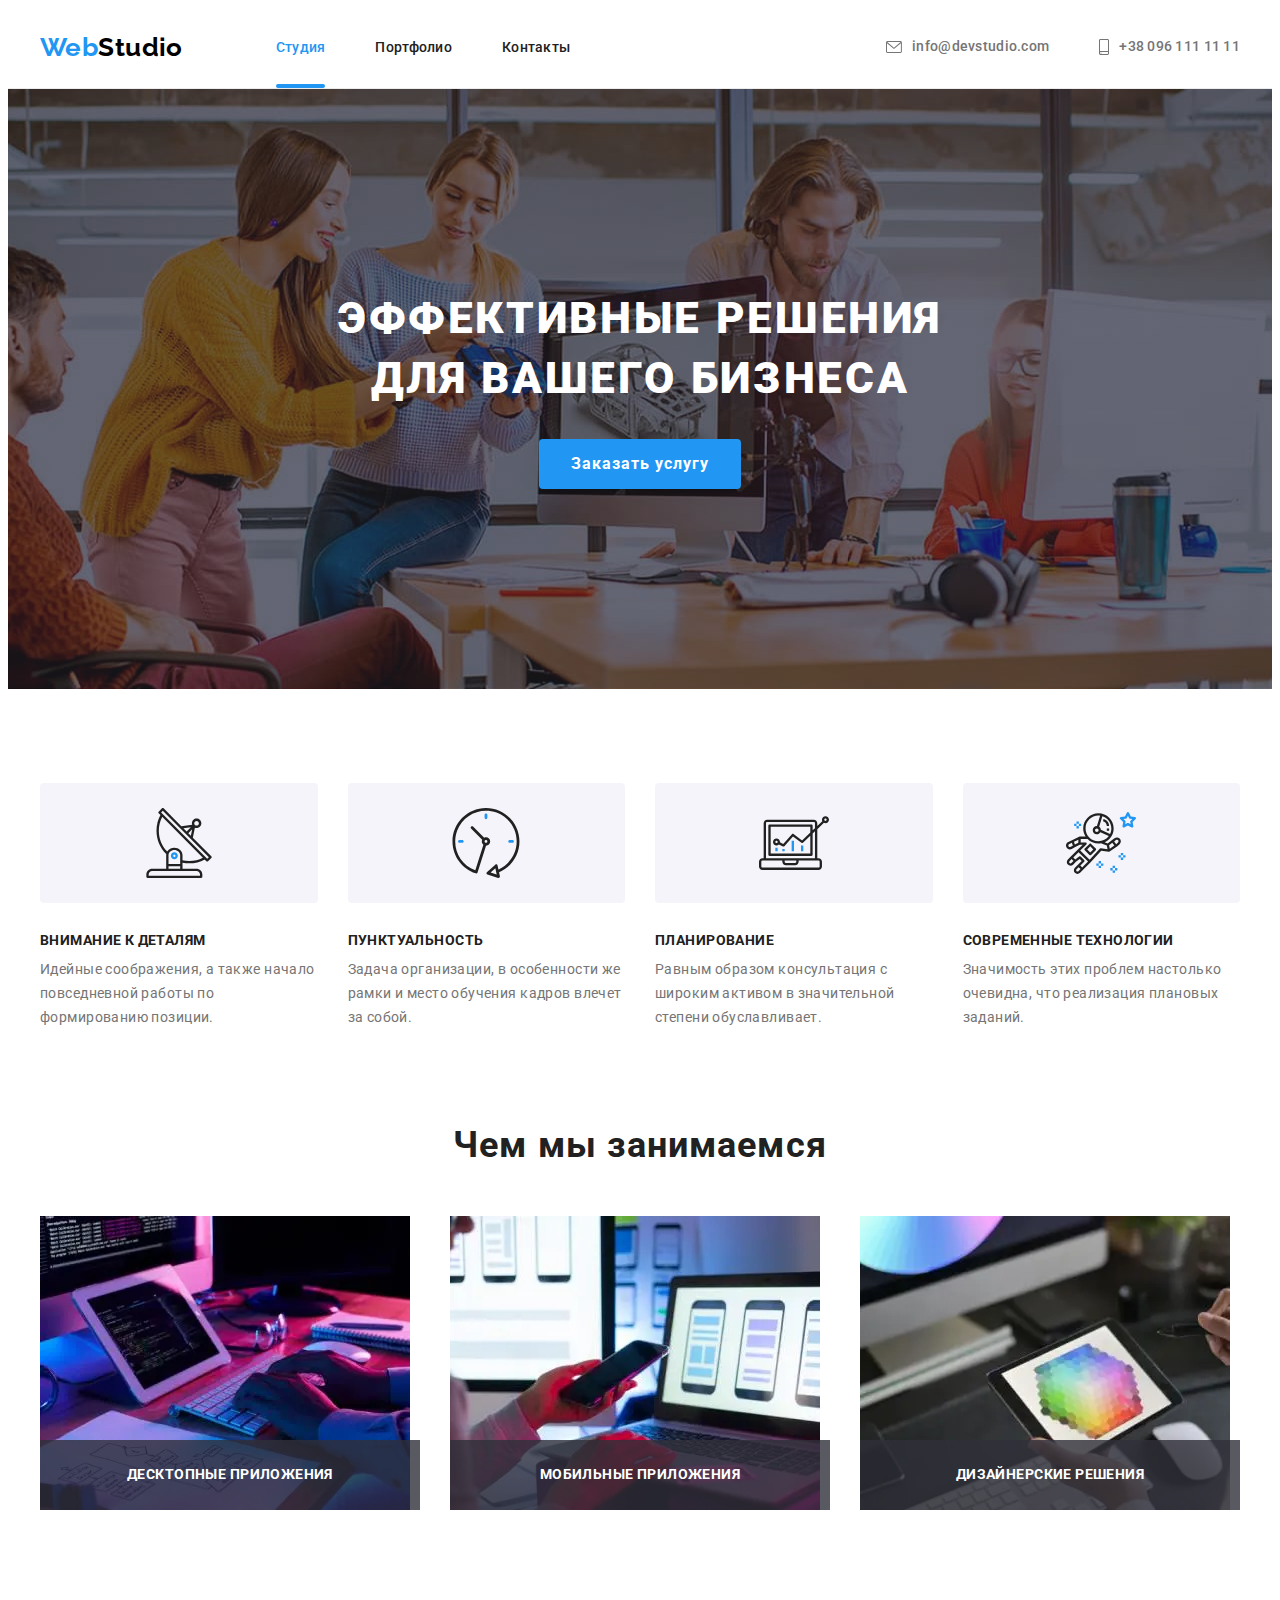
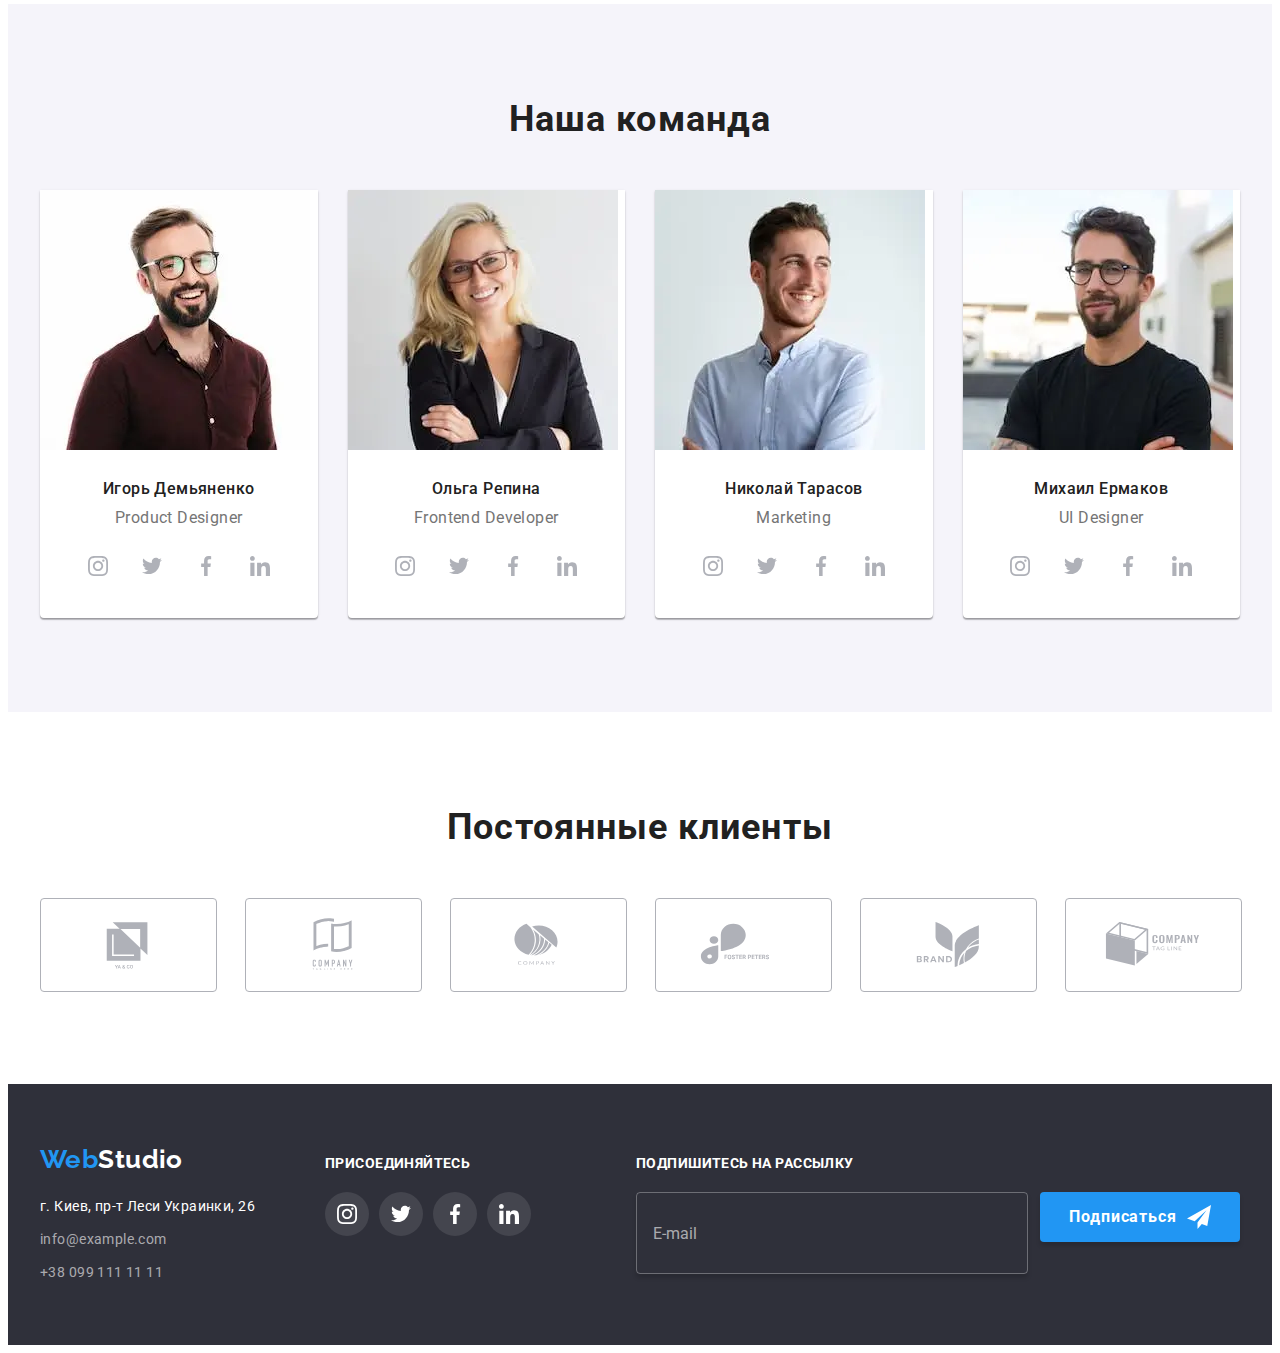
<file: index.html>
<!DOCTYPE html>
<html lang="ru">
  <head>
    <meta charset="UTF-8" />
    <meta http-equiv="X-UA-Compatible" content="IE=edge" />
    <meta name="viewport" content="width=device-width, initial-scale=1.0" />
    <title>Студия_ВМ</title>

    <link rel="preconnect" href="https://fonts.googleapis.com" />
    <link rel="preconnect" href="https://fonts.gstatic.com" crossorigin />
    <link
      href="https://fonts.googleapis.com/css2?family=Raleway:wght@700&family=Roboto:wght@400;500;700;900&display=swap"
      rel="stylesheet"
    />

    <link
      rel="stylesheet"
      href="https://cdnjs.cloudflare.com/ajax/libs/modern-normalize/1.1.0/modern-normalize.min.css"
      integrity="sha512-wpPYUAdjBVSE4KJnH1VR1HeZfpl1ub8YT/NKx4PuQ5NmX2tKuGu6U/JRp5y+Y8XG2tV+wKQpNHVUX03MfMFn9Q=="
      crossorigin="anonymous"
      referrerpolicy="no-referrer"
    />

    <link rel="stylesheet" href="./css/main.min.css" />
  </head>
  <body>
    <!-- header -->
    <header class="header">
      <div class="container header__container">
        <a href="./index.html" class="logo"
          >Web<span class="logo__accent-header">Studio</span></a
        >

        <!-- mobile menu start -->
        <button
          class="mobile-btn__open"
          data-menu-open
          type="button"
          title="Открыть меню"
        >
          <svg class="mobile-btn__icon">
            <use href="./img/icons.svg#burger-btn"></use>
          </svg>
        </button>

        <div class="mobile-menu" data-menu>
          <button
            class="mobile-menu__btn-close"
            data-menu-close
            title="Закрыть меню"
          >
            <svg class="mobile-menu__icon">
              <use href="./img/icons.svg#mobile-menu__close"></use>
            </svg>
          </button>

          <ul class="mobile-nav">
            <li class="mobile-nav__item">
              <a
                href="./index.html"
                class="mobile-menu__link mobile-menu__link--current"
              >
                Студия</a
              >
            </li>
            <li class="mobile-nav__item">
              <a href="./portfolio.html" class="mobile-menu__link">Портфолио</a>
            </li>
            <li class="mobile-nav__item">
              <a href="#" class="mobile-menu__link"> Контакты</a>
            </li>
          </ul>
          <div>
            <ul class="mobile-contacts">
              <li class="mobile-contacts__item">
                <a
                  href="mailto:info@devstudio.com"
                  class="mobile-contacts__link-tel"
                  >+38 096 111 11 11
                </a>
              </li>
              <li class="mobile-contacts__item">
                <a href="tel:+380961111111" class="mobile-contacts__link-mail"
                  >info@devstudio.com
                </a>
              </li>
            </ul>

            <ul class="mobile-social">
              <li class="mobile-social__item">
                <a href="#" class="mobile-social__link" target="_blank"
                  >Instagram</a
                >
              </li>
              <li class="mobile-social__item">
                <a href="#" class="mobile-social__link" target="_blank"
                  >Twitter</a
                >
              </li>
              <li class="mobile-social__item">
                <a href="#" class="mobile-social__link" target="_blank"
                  >Facebook</a
                >
              </li>
              <li class="mobile-social__item">
                <a href="#" class="mobile-social__link" target="_blank"
                  >LinkedIn</a
                >
              </li>
            </ul>
          </div>
        </div>
        <!-- mobile menu finish -->

        <nav class="header-nav">
          <ul class="nav">
            <li class="nav__item">
              <a href="./index.html" class="nav__link nav__link--current"
                >Студия</a
              >
            </li>
            <li class="nav__item">
              <a href="./portfolio.html" class="nav__link">Портфолио</a>
            </li>
            <li class="nav__item">
              <a href="" class="nav__link">Контакты</a>
            </li>
          </ul>
        </nav>
        <ul class="header-contacts">
          <li class="header-contacts__item">
            <a href="mailto:info@devstudio.com" class="header-contacts__link">
              <svg class="header-contacts__icon header-contacts__icon-envelope">
                <use href="./img/icons.svg#envelope"></use>
              </svg>
              info@devstudio.com</a
            >
          </li>
          <li class="header-contacts__item">
            <a href="tel:+380961111111" class="header-contacts__link">
              <svg
                class="header-contacts__icon header-contacts__icon-smartphone"
              >
                <use href="./img/icons.svg#smartphone"></use>
              </svg>
              +38 096 111 11 11</a
            >
          </li>
        </ul>
      </div>
    </header>
    <main>
      <!-- hero -->
      <section class="hero">
        <div class="container">
          <h1 class="hero__title">Эффективные решения для вашего бизнеса</h1>
          <button class="button hero__button" type="button" data-modal-open>
            Заказать услугу
          </button>
        </div>
      </section>
      <!-- benefits -->
      <section class="section">
        <div class="container">
          <h2 class="visually-hidden">Наши преимущества</h2>
          <ul class="benefits">
            <li class="benefits__item">
              <div class="benefits__container">
                <svg class="benefits__icon">
                  <use href="./img/icons.svg#antenna"></use>
                </svg>
              </div>
              <h3 class="benefits__title">Внимание к деталям</h3>
              <p class="benefits__text">
                Идейные соображения, а также начало повседневной работы по
                формированию позиции.
              </p>
            </li>
            <li class="benefits__item">
              <div class="benefits__container">
                <svg class="benefits__icon">
                  <use href="./img/icons.svg#clock"></use>
                </svg>
              </div>
              <h3 class="benefits__title">Пунктуальность</h3>
              <p class="benefits__text">
                Задача организации, в особенности же рамки и место обучения
                кадров влечет за собой.
              </p>
            </li>
            <li class="benefits__item">
              <div class="benefits__container">
                <svg class="benefits__icon">
                  <use href="./img/icons.svg#diagram"></use>
                </svg>
              </div>
              <h3 class="benefits__title">Планирование</h3>
              <p class="benefits__text">
                Равным образом консультация с широким активом в значительной
                степени обуславливает.
              </p>
            </li>
            <li class="benefits__item">
              <div class="benefits__container">
                <svg class="benefits__icon">
                  <use href="./img/icons.svg#astronaut"></use>
                </svg>
              </div>
              <h3 class="benefits__title">Современные технологии</h3>
              <p class="benefits__text">
                Значимость этих проблем настолько очевидна, что реализация
                плановых заданий.
              </p>
            </li>
          </ul>
        </div>
      </section>
      <!-- doing -->
      <section class="section section--doing-padding section--doing-none">
        <div class="container">
          <h2 class="section__title">Чем мы занимаемся</h2>
          <ul class="doing">
            <li class="doing__item">
              <picture>
                <source
                  media="(min-width: 1200px)"
                  srcset="
                    ./img/doing/keyboard.webp    1x,
                    ./img/doing/keyboard@2x.webp 2x
                  "
                  type="image/webp"
                />

                <source
                  media="(min-width: 1200px)"
                  srcset="
                    ./img/doing/keyboard.jpg    1x,
                    ./img/doing/keyboard@2x.jpg 2x
                  "
                />
                <img src="" alt="верстаем сайт" />
              </picture>
              <div class="doing__label">
                <p class="doing__text">Десктопные приложения</p>
              </div>
            </li>
            <li class="doing__item">
              <picture>
                <source
                  media="(min-width: 1200px)"
                  srcset="
                    ./img/doing/smartphone.webp    1x,
                    ./img/doing/smartphone@2x.webp 2x
                  "
                  type="image/webp"
                />

                <source
                  media="(min-width: 1200px)"
                  srcset="
                    ./img/doing/smartphone.jpg    1x,
                    ./img/doing/smartphone@2x.jpg 2x
                  "
                />
                <img src="" alt="верстаем сайт" />
              </picture>
              <div class="doing__label">
                <p class="doing__text">Мобильные приложения</p>
              </div>
            </li>
            <li class="doing__item">
              <picture>
                <source
                  media="(min-width: 1200px)"
                  srcset="
                    ./img/doing/tablet.webp    1x,
                    ./img/doing/tablet@2x.webp 2x
                  "
                  type="image/webp"
                />

                <source
                  media="(min-width: 1200px)"
                  srcset="
                    ./img/doing/tablet.jpg    1x,
                    ./img/doing/tablet@2x.jpg 2x
                  "
                />
                <img src="" alt="верстаем сайт" />
              </picture>
              <div class="doing__label">
                <p class="doing__text">Дизайнерские решения</p>
              </div>
            </li>
          </ul>
        </div>
      </section>
      <!-- team -->
      <section class="section section--team-background">
        <div class="container">
          <h2 class="section__title">Наша команда</h2>
          <ul class="team">
            <li class="team__item">
              <picture>
                <source
                  media="(min-width: 1200px)"
                  srcset="
                    ./img/team/igor-demjanenko.webp    1x,
                    ./img/team/igor-demjanenko@2x.webp 2x
                  "
                  type="image/webp"
                />
                <source
                  media="(min-width: 1200px)"
                  srcset="
                    ./img/team/igor-demjanenko.jpg    1x,
                    ./img/team/igor-demjanenko@2x.jpg 2x
                  "
                  type="image/jpeg"
                />

                <source
                  media="(min-width: 768px)"
                  srcset="
                    ./img/team/igor-demjanenko-tablet.webp    1x,
                    ./img/team/igor-demjanenko-tablet@2x.webp 2x
                  "
                  type="image/webp"
                />
                <source
                  media="(min-width: 768px)"
                  srcset="
                    ./img/team/igor-demjanenko-tablet.jpg    1x,
                    ./img/team/igor-demjanenko-tablet@2x.jpg 2x
                  "
                  type="image/jpeg"
                />

                <source
                  media="(min-width: 480px)"
                  srcset="
                    ./img/team/igor-demjanenko-mobile.webp    1x,
                    ./img/team/igor-demjanenko-mobile@2x.webp 2x
                  "
                  type="image/webp"
                />
                <source
                  media="(min-width: 480px)"
                  srcset="
                    ./img/team/igor-demjanenko-mobile.jpg    1x,
                    ./img/team/igor-demjanenko-mobile@2x.jpg 2x
                  "
                  type="image/jpeg"
                />

                <source
                  srcset="
                    ./img/team/igor-demjanenko-mobile.jpg    1x,
                    ./img/team/igor-demjanenko-mobile@2x.jpg 2x
                  "
                />

                <img
                  src="./img/team/igor-demjanenko-mobile.jpg"
                  alt="фото Игоря Демьяненко"
                />
              </picture>

              <div class="team__conteiner">
                <h3 class="team__title">Игорь Демьяненко</h3>
                <p class="team__text">Product Designer</p>
                <ul class="social">
                  <li class="social__item">
                    <a
                      href=""
                      target="_blank"
                      rel="noreferrer noopener"
                      class="social__link"
                    >
                      <svg
                        class="social__social-icon"
                        width="20px"
                        height="20px"
                      >
                        <use href="./img/icons.svg#instagram"></use>
                      </svg>
                    </a>
                  </li>
                  <li class="social__item">
                    <a
                      href=""
                      target="_blank"
                      rel="noreferrer noopener"
                      class="social__link"
                    >
                      <svg
                        class="social__social-icon"
                        width="20px"
                        height="20px"
                      >
                        <use href="./img/icons.svg#twitter"></use>
                      </svg>
                    </a>
                  </li>
                  <li class="social__item">
                    <a
                      href=""
                      target="_blank"
                      rel="noreferrer noopener"
                      class="social__link"
                    >
                      <svg
                        class="social__social-icon"
                        width="20px"
                        height="20px"
                      >
                        <use href="./img/icons.svg#facebook"></use>
                      </svg>
                    </a>
                  </li>
                  <li class="social__item">
                    <a
                      href=""
                      target="_blank"
                      rel="noreferrer noopener"
                      class="social__link"
                    >
                      <svg
                        class="social__social-icon"
                        width="20px"
                        height="20px"
                      >
                        <use href="./img/icons.svg#linkedin"></use>
                      </svg>
                    </a>
                  </li>
                </ul>
              </div>
            </li>
            <li class="team__item">
              <picture>
                <source
                  media="(min-width: 1200px)"
                  srcset="
                    ./img/team/olga-repina.webp    1x,
                    ./img/team/olga-repina@2x.webp 2x
                  "
                  type="image/webp"
                />
                <source
                  media="(min-width: 1200px)"
                  srcset="
                    ./img/team/olga-repina.jpg    1x,
                    ./img/team/olga-repina@2x.jpg 2x
                  "
                  type="image/jpeg"
                />

                <source
                  media="(min-width: 768px)"
                  srcset="
                    ./img/team/olga-repina-tablet.webp    1x,
                    ./img/team/olga-repina-tablet@2x.webp 2x
                  "
                  type="image/webp"
                />
                <source
                  media="(min-width: 768px)"
                  srcset="
                    ./img/team/olga-repina-tablet.jpg    1x,
                    ./img/team/olga-repina-tablet@2x.jpg 2x
                  "
                  type="image/jpeg"
                />

                <source
                  media="(min-width: 480px)"
                  srcset="
                    ./img/team/olga-repina-mobile.webp    1x,
                    ./img/team/olga-repina-mobile@2x.webp 2x
                  "
                  type="image/webp"
                />
                <source
                  media="(min-width: 480px)"
                  srcset="
                    ./img/team/olga-repina-mobile.jpg    1x,
                    ./img/team/olga-repina-mobile@2x.jpg 2x
                  "
                  type="image/jpeg"
                />

                <source
                  srcset="
                    ./img/team/olga-repina-mobile.jpg    1x,
                    ./img/team/olga-repina-mobile@2x.jpg 2x
                  "
                />

                <img
                  src="./img/team/olga-repina-mobile.jpg"
                  alt="фото Ольга Репина"
                />
              </picture>

              <div class="team__conteiner">
                <h3 class="team__title">Ольга Репина</h3>
                <p class="team__text">Frontend Developer</p>
                <ul class="social">
                  <li class="social__item">
                    <a
                      href=""
                      target="_blank"
                      rel="noreferrer noopener"
                      class="social__link"
                    >
                      <svg
                        class="social__social-icon"
                        width="20px"
                        height="20px"
                      >
                        <use href="./img/icons.svg#instagram"></use>
                      </svg>
                    </a>
                  </li>
                  <li class="social__item">
                    <a
                      href=""
                      target="_blank"
                      rel="noreferrer noopener"
                      class="social__link"
                    >
                      <svg
                        class="social__social-icon"
                        width="20px"
                        height="20px"
                      >
                        <use href="./img/icons.svg#twitter"></use>
                      </svg>
                    </a>
                  </li>
                  <li class="social__item">
                    <a
                      href=""
                      target="_blank"
                      rel="noreferrer noopener"
                      class="social__link"
                    >
                      <svg
                        class="social__social-icon"
                        width="20px"
                        height="20px"
                      >
                        <use href="./img/icons.svg#facebook"></use>
                      </svg>
                    </a>
                  </li>
                  <li class="social__item">
                    <a
                      href=""
                      target="_blank"
                      rel="noreferrer noopener"
                      class="social__link"
                    >
                      <svg
                        class="social__social-icon"
                        width="20px"
                        height="20px"
                      >
                        <use href="./img/icons.svg#linkedin"></use>
                      </svg>
                    </a>
                  </li>
                </ul>
              </div>
            </li>
            <li class="team__item">
              <picture>
                <source
                  media="(min-width: 1200px)"
                  srcset="
                    ./img/team/nikolaj-tarasov.webp    1x,
                    ./img/team/nikolaj-tarasov@2x.webp 2x
                  "
                  type="image/webp"
                />
                <source
                  media="(min-width: 1200px)"
                  srcset="
                    ./img/team/nikolaj-tarasov.jpg    1x,
                    ./img/team/onikolaj-tarasov2x.jpg 2x
                  "
                  type="image/jpeg"
                />

                <source
                  media="(min-width: 768px)"
                  srcset="
                    ./img/team/nikolaj-tarasov-tablet.webp    1x,
                    ./img/team/nikolaj-tarasov-tablet@2x.webp 2x
                  "
                  type="image/webp"
                />
                <source
                  media="(min-width: 768px)"
                  srcset="
                    ./img/team/nikolaj-tarasov-tablet.jpg    1x,
                    ./img/team/nikolaj-tarasov-tablet@2x.jpg 2x
                  "
                  type="image/jpeg"
                />

                <source
                  media="(min-width: 480px)"
                  srcset="
                    ./img/team/nikolaj-tarasov-mobile.webp    1x,
                    ./img/team/nikolaj-tarasov-mobile@2x.webp 2x
                  "
                  type="image/webp"
                />
                <source
                  media="(min-width: 480px)"
                  srcset="
                    ./img/team/nikolaj-tarasov-mobile.jpg    1x,
                    ./img/team/nikolaj-tarasov-mobile@2x.jpg 2x
                  "
                  type="image/jpeg"
                />

                <source
                  srcset="
                    ./img/team/nikolaj-tarasov-mobile.jpg    1x,
                    ./img/team/nikolaj-tarasov-mobile@2x.jpg 2x
                  "
                />

                <img
                  src="./img/team/nikolaj-tarasov-mobile.jpg"
                  alt="фото Николай Тарасов"
                />
              </picture>

              <div class="team__conteiner">
                <h3 class="team__title">Николай Тарасов</h3>
                <p class="team__text">Marketing</p>
                <ul class="social">
                  <li class="social__item">
                    <a
                      href=""
                      target="_blank"
                      rel="noreferrer noopener"
                      class="social__link"
                    >
                      <svg
                        class="social__social-icon"
                        width="20px"
                        height="20px"
                      >
                        <use href="./img/icons.svg#instagram"></use>
                      </svg>
                    </a>
                  </li>
                  <li class="social__item">
                    <a
                      href=""
                      target="_blank"
                      rel="noreferrer noopener"
                      class="social__link"
                    >
                      <svg
                        class="social__social-icon"
                        width="20px"
                        height="20px"
                      >
                        <use href="./img/icons.svg#twitter"></use>
                      </svg>
                    </a>
                  </li>
                  <li class="social__item">
                    <a
                      href=""
                      target="_blank"
                      rel="noreferrer noopener"
                      class="social__link"
                    >
                      <svg
                        class="social__social-icon"
                        width="20px"
                        height="20px"
                      >
                        <use href="./img/icons.svg#facebook"></use>
                      </svg>
                    </a>
                  </li>
                  <li class="social__item">
                    <a
                      href=""
                      target="_blank"
                      rel="noreferrer noopener"
                      class="social__link"
                    >
                      <svg
                        class="social__social-icon"
                        width="20px"
                        height="20px"
                      >
                        <use href="./img/icons.svg#linkedin"></use>
                      </svg>
                    </a>
                  </li>
                </ul>
              </div>
            </li>
            <li class="team__item">
              <picture>
                <source
                  media="(min-width: 1200px)"
                  srcset="
                    ./img/team/mihail-ermak.webp    1x,
                    ./img/team/mihail-ermak@2x.webp 2x
                  "
                  type="image/webp"
                />
                <source
                  media="(min-width: 1200px)"
                  srcset="
                    ./img/team/mihail-ermak.jpg    1x,
                    ./img/team/omihail-ermak2x.jpg 2x
                  "
                  type="image/jpeg"
                />

                <source
                  media="(min-width: 768px)"
                  srcset="
                    ./img/team/mihail-ermak-tablet.webp    1x,
                    ./img/team/mihail-ermak-tablet@2x.webp 2x
                  "
                  type="image/webp"
                />
                <source
                  media="(min-width: 768px)"
                  srcset="
                    ./img/team/mihail-ermak-tablet.jpg    1x,
                    ./img/team/mihail-ermak-tablet@2x.jpg 2x
                  "
                  type="image/jpeg"
                />

                <source
                  media="(min-width: 480px)"
                  srcset="
                    ./img/team/mihail-ermak-mobile.webp    1x,
                    ./img/team/mihail-ermak-mobile@2x.webp 2x
                  "
                  type="image/webp"
                />
                <source
                  media="(min-width: 480px)"
                  srcset="
                    ./img/team/mihail-ermak-mobile.jpg    1x,
                    ./img/team/mihail-ermak-mobile@2x.jpg 2x
                  "
                  type="image/jpeg"
                />

                <source
                  srcset="
                    ./img/team/mihail-ermak-mobile.jpg    1x,
                    ./img/team/mihail-ermak-mobile@2x.jpg 2x
                  "
                />

                <img
                  src="./img/team/mihail-ermak-mobile.jpg"
                  alt="фото Михаил Ермаков"
                />
              </picture>

              <div class="team__conteiner">
                <h3 class="team__title">Михаил Ермаков</h3>
                <p class="team__text">UI Designer</p>
                <ul class="social">
                  <li class="social__item">
                    <a
                      href=""
                      target="_blank"
                      rel="noreferrer noopener"
                      class="social__link"
                    >
                      <svg
                        class="social__social-icon"
                        width="20px"
                        height="20px"
                      >
                        <use href="./img/icons.svg#instagram"></use>
                      </svg>
                    </a>
                  </li>
                  <li class="social__item">
                    <a
                      href=""
                      target="_blank"
                      rel="noreferrer noopener"
                      class="social__link"
                    >
                      <svg
                        class="social__social-icon"
                        width="20px"
                        height="20px"
                      >
                        <use href="./img/icons.svg#twitter"></use>
                      </svg>
                    </a>
                  </li>
                  <li class="social__item">
                    <a
                      href=""
                      target="_blank"
                      rel="noreferrer noopener"
                      class="social__link"
                    >
                      <svg
                        class="social__social-icon"
                        width="20px"
                        height="20px"
                      >
                        <use href="./img/icons.svg#facebook"></use>
                      </svg>
                    </a>
                  </li>
                  <li class="social__item">
                    <a
                      href=""
                      target="_blank"
                      rel="noreferrer noopener"
                      class="social__link"
                    >
                      <svg
                        class="social__social-icon"
                        width="20px"
                        height="20px"
                      >
                        <use href="./img/icons.svg#linkedin"></use>
                      </svg>
                    </a>
                  </li>
                </ul>
              </div>
            </li>
          </ul>
        </div>
      </section>
      <!-- clients -->
      <section class="section">
        <div class="container">
          <h2 class="section__title">Постоянные клиенты</h2>
          <ul class="clients">
            <li class="clients__item">
              <a
                href=""
                target="_blank"
                rel="noreferrer noopener"
                class="clients__link"
              >
                <svg class="clients__icon" width="106px" height="60px">
                  <use href="./img/icons.svg#logo-ya-co"></use>
                </svg>
              </a>
            </li>
            <li class="clients__item">
              <a
                href=""
                target="_blank"
                rel="noreferrer noopener"
                class="clients__link"
              >
                <svg class="clients__icon" width="106px" height="60px">
                  <use href="./img/icons.svg#logo-company-here"></use>
                </svg>
              </a>
            </li>
            <li class="clients__item">
              <a
                href=""
                target="_blank"
                rel="noreferrer noopener"
                class="clients__link"
              >
                <svg class="clients__icon" width="106px" height="60px">
                  <use href="./img/icons.svg#logo-company"></use>
                </svg>
              </a>
            </li>
            <li class="clients__item">
              <a
                href=""
                target="_blank"
                rel="noreferrer noopener"
                class="clients__link"
              >
                <svg class="clients__icon" width="106px" height="60px">
                  <use href="./img/icons.svg#logo-foster-peters"></use>
                </svg>
              </a>
            </li>
            <li class="clients__item">
              <a
                href=""
                target="_blank"
                rel="noreferrer noopener"
                class="clients__link"
              >
                <svg class="clients__icon" width="106px" height="60px">
                  <use href="./img/icons.svg#logo-brand"></use>
                </svg>
              </a>
            </li>
            <li class="clients__item">
              <a
                href=""
                target="_blank"
                rel="noreferrer noopener"
                class="clients__link"
              >
                <svg class="clients__icon" width="106px" height="60px">
                  <use href="./img/icons.svg#company-tag"></use>
                </svg>
              </a>
            </li>
          </ul>
        </div>
      </section>
    </main>
    <!-- footer -->
    <footer class="footer">
      <div class="container footer__container">
        <div class="footer__before-container">
          <div class="footer__contacts">
            <a href="./index.html" class="logo footer__logo"
              >Web<span class="logo__accent-footer">Studio</span></a
            >
            <address class="address">
              <ul class="contacts-footer">
                <li class="contacts-footer__item">
                  <a href="" class="contacts-footer__link-map"
                    >г. Киев, пр-т Леси Украинки, 26</a
                  >
                </li>
                <li class="contacts-footer__item">
                  <a
                    href="mailto:info@example.com"
                    class="contacts-footer__link-f"
                    >info@example.com</a
                  >
                </li>
                <li class="contacts-footer__item">
                  <a href="tel:+380961111111" class="contacts-footer__link-f"
                    >+38 099 111 11 11</a
                  >
                </li>
              </ul>
            </address>
          </div>

          <div class="footer__join">
            <p class="footer__title">присоединяйтесь</p>
            <ul class="social">
              <li class="social__item">
                <a
                  href=""
                  target="_blank"
                  rel="noreferrer noopener"
                  class="social__link social__link--background-footer"
                >
                  <svg
                    class="social__social-icon-footer"
                    width="20px"
                    height="20px"
                  >
                    <use href="./img/icons.svg#instagram"></use>
                  </svg>
                </a>
              </li>
              <li class="social__item">
                <a
                  href=""
                  target="_blank"
                  rel="noreferrer noopener"
                  class="social__link social__link--background-footer"
                >
                  <svg
                    class="social__social-icon-footer"
                    width="20px"
                    height="20px"
                  >
                    <use href="./img/icons.svg#twitter"></use>
                  </svg>
                </a>
              </li>
              <li class="social__item">
                <a
                  href=""
                  target="_blank"
                  rel="noreferrer noopener"
                  class="social__link social__link--background-footer"
                >
                  <svg
                    class="social__social-icon-footer"
                    width="20px"
                    height="20px"
                  >
                    <use href="./img/icons.svg#facebook"></use>
                  </svg>
                </a>
              </li>
              <li class="social__item">
                <a
                  href=""
                  target="_blank"
                  rel="noreferrer noopener"
                  class="social__link social__link--background-footer"
                >
                  <svg
                    class="social__social-icon-footer"
                    width="20px"
                    height="20px"
                  >
                    <use href="./img/icons.svg#linkedin"></use>
                  </svg>
                </a>
              </li>
            </ul>
          </div>
        </div>

        <div class="footer__subscription">
          <p class="footer__title">Подпишитесь на рассылку</p>
          <form class="footer-form">
            <input
              class="footer-form__input"
              name="email"
              type="email"
              placeholder="E-mail"
              required
            />
            <button class="button footer-form__btn" type="submit">
              Подписаться
              <svg class="footer-form__icon" width="24px" height="24px">
                <use href="./img/icons.svg#icon-send"></use>
              </svg>
            </button>
          </form>
        </div>
      </div>
    </footer>
    <!-- modal -->
    <div class="backdrop is-hidden" data-modal>
      <div class="modal">
        <button class="modal__btn" data-modal-close>
          <svg class="modal__btn-icon" width="18px" height="18px">
            <use href="./img/icons.svg#close-btn"></use>
          </svg>
        </button>
        <form class="modal-form">
          <p class="modal-form__title">
            Оставьте свои данные, мы вам перезвоним
          </p>
          <label class="modal-form__label">
            Имя
            <span class="modal-form__wrapper">
              <input
                class="modal-form__input"
                name="user-name"
                type="text"
                minlength="2"
                pattern="[a-zA-Zа-яёА-ЯЁ]+"
                title="Имя должно содержать символы кириллицы или латиницы"
                required
              />
              <svg class="modal-form__icon" width="18px" height="18px">
                <use href="./img/icons.svg#person-modal"></use>
              </svg>
            </span>
          </label>

          <label class="modal-form__label">
            Телефон
            <span class="modal-form__wrapper">
              <input
                class="modal-form__input"
                name="user-tel"
                type="tel"
                title="063-000-00-00"
                pattern="[0-9]{3}-[0-9]{3}-[0-9]{2}-[0-9]{2}"
                required
              />
              <svg class="modal-form__icon" width="18px" height="18px">
                <use href="./img/icons.svg#phone-modal"></use>
              </svg>
            </span>
          </label>

          <label class="modal-form__label">
            Почта
            <span class="modal-form__wrapper">
              <input
                class="modal-form__input"
                name="user-mail"
                type="email"
                required
              />
              <svg class="modal-form__icon" width="18px" height="18px">
                <use href="./img/icons.svg#email-modal"></use>
              </svg>
            </span>
          </label>

          <label class="modal-form__label modal-form--textarea-margin">
            Комментарий
            <textarea
              class="modal-form__textarea"
              name="comment"
              placeholder="Введите текст"
            ></textarea>
          </label>

          <input
            type="checkbox"
            id="accept-policy"
            class="modal-form__checkbox visually-hidden"
          />

          <label for="accept-policy" class="modal-form__checkbox-label">
            Соглашаюсь с рассылкой и принимаю &nbsp;
            <a href="" class="modal-form__agreement" target="_blank"
              >Условия договора</a
            >
          </label>

          <button class="button modal-form__btn" type="submit">
            Отправить
          </button>
        </form>
      </div>
    </div>

    <script src="./js/modal.js"></script>
    <script src="./js/mobile-menu.js"></script>
  </body>
</html>
</file>
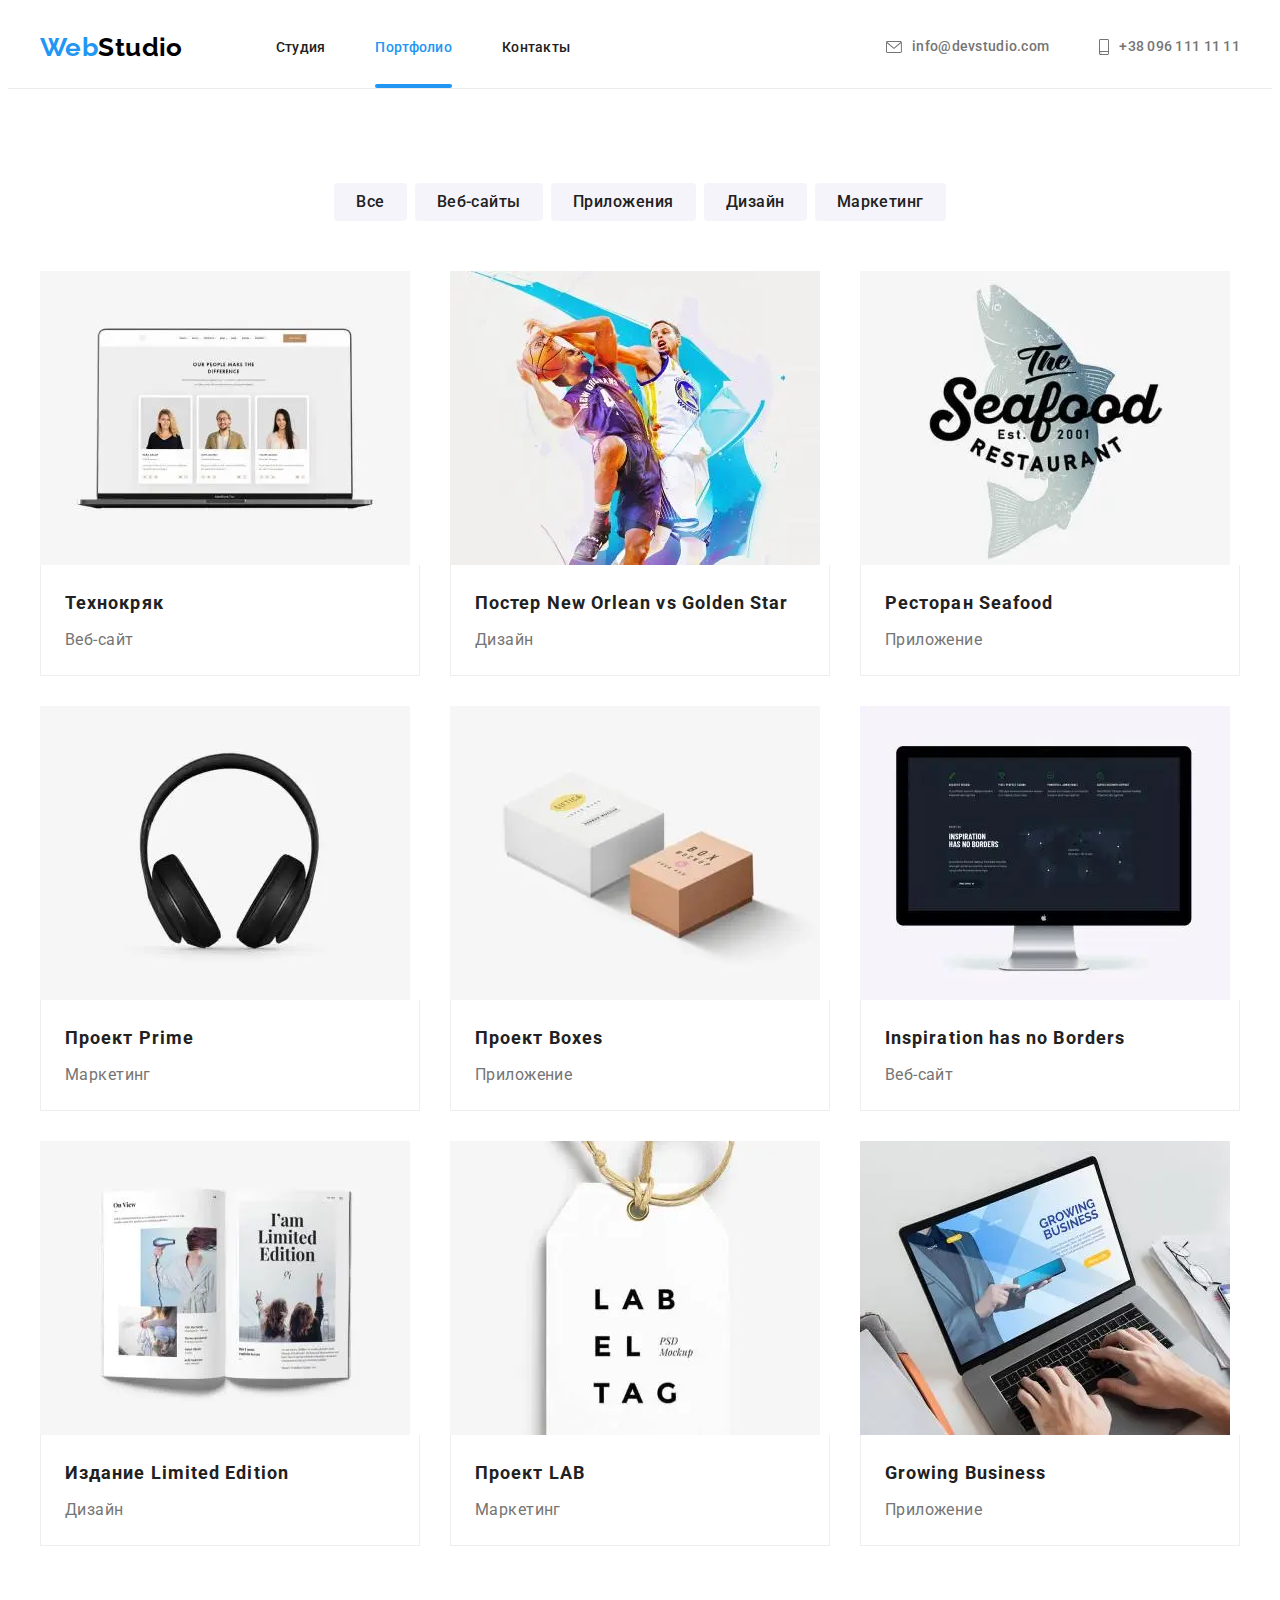
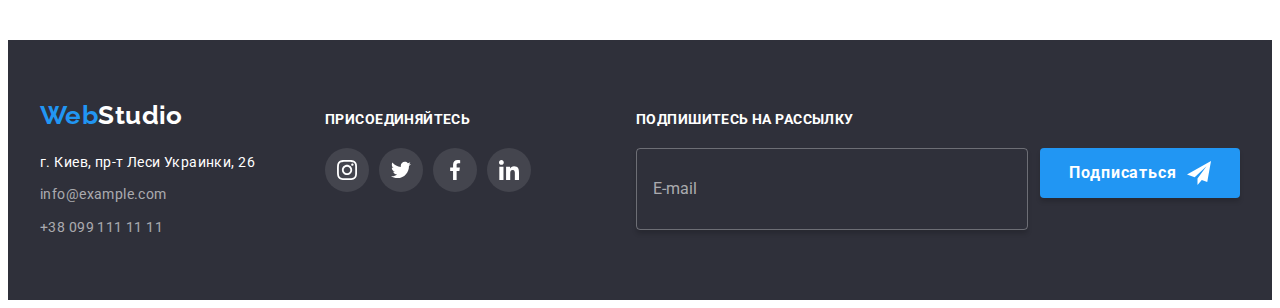
<file: portfolio.html>
<!DOCTYPE html>
<html lang="ru">
  <head>
    <meta charset="UTF-8" />
    <meta http-equiv="X-UA-Compatible" content="IE=edge" />
    <meta name="viewport" content="width=device-width, initial-scale=1.0" />
    <title>Студия_ВМ</title>

    <link rel="preconnect" href="https://fonts.googleapis.com" />
    <link rel="preconnect" href="https://fonts.gstatic.com" crossorigin />
    <link
      href="https://fonts.googleapis.com/css2?family=Raleway:wght@700&family=Roboto:wght@400;500;700;900&display=swap"
      rel="stylesheet"
    />

    <link
      rel="stylesheet"
      href="https://cdnjs.cloudflare.com/ajax/libs/modern-normalize/1.1.0/modern-normalize.min.css"
      integrity="sha512-wpPYUAdjBVSE4KJnH1VR1HeZfpl1ub8YT/NKx4PuQ5NmX2tKuGu6U/JRp5y+Y8XG2tV+wKQpNHVUX03MfMFn9Q=="
      crossorigin="anonymous"
      referrerpolicy="no-referrer"
    />

    <link rel="stylesheet" href="./css/main.min.css" />
  </head>
  <body>
    <!-- header -->
    <header class="header">
      <div class="container header__container">
        <a href="./index.html" class="logo"
          >Web<span class="logo__accent-header">Studio</span></a
        >

        <!-- mobile menu start -->
        <button
          class="mobile-btn__open"
          data-menu-open
          type="button"
          title="Открыть меню"
        >
          <svg class="mobile-btn__icon">
            <use href="./img/icons.svg#burger-btn"></use>
          </svg>
        </button>

        <div class="mobile-menu" data-menu>
          <button
            class="mobile-menu__btn-close"
            data-menu-close
            title="Закрыть меню"
          >
            <svg class="mobile-menu__icon">
              <use href="./img/icons.svg#mobile-menu__close"></use>
            </svg>
          </button>

          <ul class="mobile-nav">
            <li class="mobile-nav__item">
              <a href="./index.html" class="mobile-menu__link"> Студия</a>
            </li>
            <li class="mobile-nav__item">
              <a
                href="./portfolio.html"
                class="mobile-menu__link mobile-menu__link--current"
                >Портфолио</a
              >
            </li>
            <li class="mobile-nav__item">
              <a href="#" class="mobile-menu__link"> Контакты</a>
            </li>
          </ul>
          <div>
            <ul class="mobile-contacts">
              <li class="mobile-contacts__item">
                <a
                  href="mailto:info@devstudio.com"
                  class="mobile-contacts__link-tel"
                  >+38 096 111 11 11
                </a>
              </li>
              <li class="mobile-contacts__item">
                <a href="tel:+380961111111" class="mobile-contacts__link-mail"
                  >info@devstudio.com
                </a>
              </li>
            </ul>

            <ul class="mobile-social">
              <li class="mobile-social__item">
                <a href="#" class="mobile-social__link" target="_blank"
                  >Instagram</a
                >
              </li>
              <li class="mobile-social__item">
                <a href="#" class="mobile-social__link" target="_blank"
                  >Twitter</a
                >
              </li>
              <li class="mobile-social__item">
                <a href="#" class="mobile-social__link" target="_blank"
                  >Facebook</a
                >
              </li>
              <li class="mobile-social__item">
                <a href="#" class="mobile-social__link" target="_blank"
                  >LinkedIn</a
                >
              </li>
            </ul>
          </div>
        </div>
        <!-- mobile menu finish -->

        <nav class="header-nav">
          <ul class="nav">
            <li class="nav__item">
              <a href="./index.html" class="nav__link">Студия</a>
            </li>
            <li class="nav__item">
              <a href="./portfolio.html" class="nav__link nav__link--current"
                >Портфолио</a
              >
            </li>
            <li class="nav__item">
              <a href="" class="nav__link">Контакты</a>
            </li>
          </ul>
        </nav>
        <ul class="header-contacts">
          <li class="header-contacts__item">
            <a href="mailto:info@devstudio.com" class="header-contacts__link">
              <svg class="header-contacts__icon header-contacts__icon-envelope">
                <use href="./img/icons.svg#envelope"></use>
              </svg>
              info@devstudio.com</a
            >
          </li>
          <li class="header-contacts__item">
            <a href="tel:+380961111111" class="header-contacts__link">
              <svg
                class="header-contacts__icon header-contacts__icon-smartphone"
              >
                <use href="./img/icons.svg#smartphone"></use>
              </svg>
              +38 096 111 11 11</a
            >
          </li>
        </ul>
      </div>
    </header>
    <main>
      <section class="section">
        <div class="container">
          <h1 class="visually-hidden">Наши проекты</h1>

          <ul class="filter">
            <li class="filter__item">
              <button class="filter__button" type="button">Все</button>
            </li>
            <li class="filter__item">
              <button class="filter__button" type="button">Веб-сайты</button>
            </li>
            <li class="filter__item">
              <button class="filter__button" type="button">Приложения</button>
            </li>
            <li class="filter__item">
              <button class="filter__button" type="button">Дизайн</button>
            </li>
            <li class="filter__item">
              <button class="filter__button" type="button">Маркетинг</button>
            </li>
          </ul>

          <!-- projects -->
          <ul class="projects">
            <li class="projects__item">
              <a href="" class="projects__link">
                <div class="projects__box">
                  <picture>
                    <source
                      media="(min-width: 1200px)"
                      srcset="
                        ./img/portfolio/tehnokrak.webp    1x,
                        ./img/portfolio/tehnokrak@2x.webp 2x
                      "
                      type="image/webp"
                    />
                    <source
                      media="(min-width: 1200px)"
                      srcset="
                        ./img/portfolio/tehnokrak.jpg    1x,
                        ./img/portfolio/tehnokrak@2x.jpg 2x
                      "
                    />

                    <source
                      media="(min-width: 768px)"
                      srcset="
                        ./img/portfolio/tehnokrak-tablet.webp    1x,
                        ./img/portfolio/tehnokrak-tablet@2x.webp 2x
                      "
                      type="image/webp"
                    />
                    <source
                      media="(min-width: 768px)"
                      srcset="
                        ./img/portfolio/tehnokrak-tablet.jpg    1x,
                        ./img/portfolio/tehnokrak-tablet@2x.jpg 2x
                      "
                    />

                    <source
                      media="(min-width: 480px)"
                      srcset="
                        ./img/portfolio/tehnokrak-mobile.webp    1x,
                        ./img/portfolio/tehnokrak-mobile@2x.webp 2x
                      "
                      type="image/webp"
                    />
                    <source
                      media="(min-width: 480px)"
                      srcset="
                        ./img/portfolio/tehnokrak-mobile.jpg    1x,
                        ./img/portfolio/tehnokrak-mobile@2x.jpg 2x
                      "
                    />

                    <source
                      srcset="
                        ./img/portfolio/tehnokrak-mobile.jpg    1x,
                        ./img/portfolio/tehnokrak-mobile@2x.jpg 2x
                      "
                    />

                    <img
                      src="./img/portfolio/tehnokrak-mobile.jpg"
                      alt="Технокряк"
                    />
                  </picture>

                  <div class="projects__overlay">
                    <p class="projects__overlay-text">
                      Технокряк это современная площадка распространения
                      коронавируса. Компании используют эту платформу для
                      цифрового шпионажа и атак на защищённые сервера
                      конкурентов.
                    </p>
                  </div>
                </div>
                <div class="projects__container">
                  <h2 class="projects__title">Технокряк</h2>
                  <p class="projects__text">Веб-сайт</p>
                </div>
              </a>
            </li>
            <li class="projects__item">
              <a href="" class="projects__link">
                <div class="projects__box">
                  <picture>
                    <source
                      media="(min-width: 1200px)"
                      srcset="
                        ./img/portfolio/poster-new-orlean.webp    1x,
                        ./img/portfolio/poster-new-orlean@2x.webp 2x
                      "
                      type="image/webp"
                    />
                    <source
                      media="(min-width: 1200px)"
                      srcset="
                        ./img/portfolio/poster-new-orlean.jpg    1x,
                        ./img/portfolio/poster-new-orlean@2x.jpg 2x
                      "
                    />

                    <source
                      media="(min-width: 768px)"
                      srcset="
                        ./img/portfolio/poster-new-orlean-tablet.webp    1x,
                        ./img/portfolio/poster-new-orlean-tablet@2x.webp 2x
                      "
                      type="image/webp"
                    />
                    <source
                      media="(min-width: 768px)"
                      srcset="
                        ./img/portfolio/poster-new-orlean-tablet.jpg    1x,
                        ./img/portfolio/poster-new-orlean-tablet@2x.jpg 2x
                      "
                    />

                    <source
                      media="(min-width: 480px)"
                      srcset="
                        ./img/portfolio/poster-new-orlean-mobile.webp    1x,
                        ./img/portfolio/poster-new-orlean-mobile@2x.webp 2x
                      "
                      type="image/webp"
                    />
                    <source
                      media="(min-width: 480px)"
                      srcset="
                        ./img/portfolio/poster-new-orlean-mobile.jpg    1x,
                        ./img/portfolio/poster-new-orlean-mobile@2x.jpg 2x
                      "
                    />

                    <source
                      srcset="
                        ./img/portfolio/poster-new-orlean-mobile.jpg    1x,
                        ./img/portfolio/poster-new-orlean-mobile@2x.jpg 2x
                      "
                    />

                    <img
                      src="./img/portfolio/poster-new-orlean-mobile.jpg"
                      alt="Постер"
                    />
                  </picture>

                  <div class="projects__overlay">
                    <p class="projects__overlay-text">
                      Технокряк это современная площадка распространения
                      коронавируса. Компании используют эту платформу для
                      цифрового шпионажа и атак на защищённые сервера
                      конкурентов.
                    </p>
                  </div>
                </div>
                <div class="projects__container">
                  <h2 class="projects__title">
                    Постер New Orlean vs Golden Star
                  </h2>
                  <p class="projects__text">Дизайн</p>
                </div>
              </a>
            </li>
            <li class="projects__item">
              <a href="" class="projects__link">
                <div class="projects__box">
                  <picture>
                    <source
                      media="(min-width: 1200px)"
                      srcset="
                        ./img/portfolio/restoran-seafood.webp    1x,
                        ./img/portfolio/restoran-seafood@2x.webp 2x
                      "
                      type="image/webp"
                    />
                    <source
                      media="(min-width: 1200px)"
                      srcset="
                        ./img/portfolio/restoran-seafood.jpg    1x,
                        ./img/portfolio/restoran-seafood@2x.jpg 2x
                      "
                    />

                    <source
                      media="(min-width: 768px)"
                      srcset="
                        ./img/portfolio/restoran-seafood-tablet.webp    1x,
                        ./img/portfolio/restoran-seafood-tablet@2x.webp 2x
                      "
                      type="image/webp"
                    />
                    <source
                      media="(min-width: 768px)"
                      srcset="
                        ./img/portfolio/restoran-seafood-tablet.jpg    1x,
                        ./img/portfolio/restoran-seafood-tablet@2x.jpg 2x
                      "
                    />

                    <source
                      media="(min-width: 480px)"
                      srcset="
                        ./img/portfolio/restoran-seafood-mobile.webp    1x,
                        ./img/portfolio/restoran-seafood-mobile@2x.webp 2x
                      "
                      type="image/webp"
                    />
                    <source
                      media="(min-width: 480px)"
                      srcset="
                        ./img/portfolio/restoran-seafood-mobile.jpg    1x,
                        ./img/portfolio/restoran-seafood-mobile@2x.jpg 2x
                      "
                    />

                    <source
                      srcset="
                        ./img/portfolio/restoran-seafood-mobile.jpg    1x,
                        ./img/portfolio/restoran-seafood-mobile@2x.jpg 2x
                      "
                    />

                    <img
                      src="./img/portfolio/restoran-seafood.jpg"
                      alt="Ресторан"
                    />
                  </picture>

                  <div class="projects__overlay">
                    <p class="projects__overlay-text">
                      Технокряк это современная площадка распространения
                      коронавируса. Компании используют эту платформу для
                      цифрового шпионажа и атак на защищённые сервера
                      конкурентов.
                    </p>
                  </div>
                </div>
                <div class="projects__container">
                  <h2 class="projects__title">Ресторан Seafood</h2>
                  <p class="projects__text">Приложение</p>
                </div>
              </a>
            </li>
            <li class="projects__item">
              <a href="" class="projects__link">
                <div class="projects__box">
                  <picture>
                    <source
                      media="(min-width: 1200px)"
                      srcset="
                        ./img/portfolio/project-prime.webp    1x,
                        ./img/portfolio/project-prime@2x.webp 2x
                      "
                      type="image/webp"
                    />
                    <source
                      media="(min-width: 1200px)"
                      srcset="
                        ./img/portfolio/project-prime.jpg    1x,
                        ./img/portfolio/project-prime@2x.jpg 2x
                      "
                    />

                    <source
                      media="(min-width: 768px)"
                      srcset="
                        ./img/portfolio/project-prime-tablet.webp    1x,
                        ./img/portfolio/project-prime-tablet@2x.webp 2x
                      "
                      type="image/webp"
                    />
                    <source
                      media="(min-width: 768px)"
                      srcset="
                        ./img/portfolio/project-prime-tablet.jpg    1x,
                        ./img/portfolio/project-prime-tablet@2x.jpg 2x
                      "
                    />

                    <source
                      media="(min-width: 480px)"
                      srcset="
                        ./img/portfolio/project-prime-mobile.webp    1x,
                        ./img/portfolio/project-prime-mobile@2x.webp 2x
                      "
                      type="image/webp"
                    />
                    <source
                      media="(min-width: 480px)"
                      srcset="
                        ./img/portfolio/project-prime-mobile.jpg    1x,
                        ./img/portfolio/project-prime-mobile@2x.jpg 2x
                      "
                    />

                    <source
                      srcset="
                        ./img/portfolio/project-prime-mobile.jpg    1x,
                        ./img/portfolio/project-prime-mobile@2x.jpg 2x
                      "
                    />

                    <img
                      src="./img/portfolio/project-prime-mobile.jpg"
                      alt="Наушники"
                    />
                  </picture>

                  <div class="projects__overlay">
                    <p class="projects__overlay-text">
                      Технокряк это современная площадка распространения
                      коронавируса. Компании используют эту платформу для
                      цифрового шпионажа и атак на защищённые сервера
                      конкурентов.
                    </p>
                  </div>
                </div>
                <div class="projects__container">
                  <h2 class="projects__title">Проект Prime</h2>
                  <p class="projects__text">Маркетинг</p>
                </div>
              </a>
            </li>
            <li class="projects__item">
              <a href="" class="projects__link">
                <div class="projects__box">
                  <picture>
                    <source
                      media="(min-width: 1200px)"
                      srcset="
                        ./img/portfolio/project-boxes.webp    1x,
                        ./img/portfolio/project-boxes@2x.webp 2x
                      "
                      type="image/webp"
                    />
                    <source
                      media="(min-width: 1200px)"
                      srcset="
                        ./img/portfolio/project-boxes.jpg    1x,
                        ./img/portfolio/project-boxes@2x.jpg 2x
                      "
                    />

                    <source
                      media="(min-width: 768px)"
                      srcset="
                        ./img/portfolio/project-boxes-tablet.webp    1x,
                        ./img/portfolio/project-boxes-tablet@2x.webp 2x
                      "
                      type="image/webp"
                    />
                    <source
                      media="(min-width: 768px)"
                      srcset="
                        ./img/portfolio/project-boxes-tablet.jpg    1x,
                        ./img/portfolio/project-boxes-tablet@2x.jpg 2x
                      "
                    />

                    <source
                      media="(min-width: 480px)"
                      srcset="
                        ./img/portfolio/project-boxes-mobile.webp    1x,
                        ./img/portfolio/project-boxes-mobile@2x.webp 2x
                      "
                      type="image/webp"
                    />
                    <source
                      media="(min-width: 480px)"
                      srcset="
                        ./img/portfolio/project-boxes-mobile.jpg    1x,
                        ./img/portfolio/project-boxes-mobile@2x.jpg 2x
                      "
                    />

                    <source
                      srcset="
                        ./img/portfolio/project-boxes-mobile.jpg    1x,
                        ./img/portfolio/project-boxes-mobile@2x.jpg 2x
                      "
                    />

                    <img
                      src="./img/portfolio/project-boxes-mobile.jpg"
                      alt="Коробки"
                    />
                  </picture>

                  <div class="projects__overlay">
                    <p class="projects__overlay-text">
                      Технокряк это современная площадка распространения
                      коронавируса. Компании используют эту платформу для
                      цифрового шпионажа и атак на защищённые сервера
                      конкурентов.
                    </p>
                  </div>
                </div>
                <div class="projects__container">
                  <h2 class="projects__title">Проект Boxes</h2>
                  <p class="projects__text">Приложение</p>
                </div>
              </a>
            </li>
            <li class="projects__item">
              <a href="" class="projects__link">
                <div class="projects__box">
                  <picture>
                    <source
                      media="(min-width: 1200px)"
                      srcset="
                        ./img/portfolio/inspiration.webp    1x,
                        ./img/portfolio/inspiration@2x.webp 2x
                      "
                      type="image/webp"
                    />
                    <source
                      media="(min-width: 1200px)"
                      srcset="
                        ./img/portfolio/inspiration.jpg    1x,
                        ./img/portfolio/inspiration@2x.jpg 2x
                      "
                    />

                    <source
                      media="(min-width: 768px)"
                      srcset="
                        ./img/portfolio/inspiration-tablet.webp    1x,
                        ./img/portfolio/inspiration-tablet@2x.webp 2x
                      "
                      type="image/webp"
                    />
                    <source
                      media="(min-width: 768px)"
                      srcset="
                        ./img/portfolio/inspiration-tablet.jpg    1x,
                        ./img/portfolio/inspiration-tablet@2x.jpg 2x
                      "
                    />

                    <source
                      media="(min-width: 480px)"
                      srcset="
                        ./img/portfolio/inspiration-mobile.webp    1x,
                        ./img/portfolio/inspiration-mobile@2x.webp 2x
                      "
                      type="image/webp"
                    />
                    <source
                      media="(min-width: 480px)"
                      srcset="
                        ./img/portfolio/inspiration-mobile.jpg    1x,
                        ./img/portfolio/inspiration-mobile@2x.jpg 2x
                      "
                    />

                    <source
                      srcset="
                        ./img/portfolio/inspiration-mobile.jpg    1x,
                        ./img/portfolio/inspiration-mobile@2x.jpg 2x
                      "
                    />

                    <img
                      src="./img/portfolio/inspiration-mobile.jpg"
                      alt="Вдохновения без границ"
                    />
                  </picture>

                  <div class="projects__overlay">
                    <p class="projects__overlay-text">
                      Технокряк это современная площадка распространения
                      коронавируса. Компании используют эту платформу для
                      цифрового шпионажа и атак на защищённые сервера
                      конкурентов.
                    </p>
                  </div>
                </div>
                <div class="projects__container">
                  <h2 class="projects__title">Inspiration has no Borders</h2>
                  <p class="projects__text">Веб-сайт</p>
                </div>
              </a>
            </li>
            <li class="projects__item">
              <a href="" class="projects__link">
                <div class="projects__box">
                  <picture>
                    <source
                      media="(min-width: 1200px)"
                      srcset="
                        ./img/portfolio/izdanie-limitet.webp    1x,
                        ./img/portfolio/izdanie-limitet@2x.webp 2x
                      "
                      type="image/webp"
                    />
                    <source
                      media="(min-width: 1200px)"
                      srcset="
                        ./img/portfolio/izdanie-limitet.jpg    1x,
                        ./img/portfolio/izdanie-limitet@2x.jpg 2x
                      "
                    />

                    <source
                      media="(min-width: 768px)"
                      srcset="
                        ./img/portfolio/izdanie-limitet-tablet.webp    1x,
                        ./img/portfolio/izdanie-limitet-tablet@2x.webp 2x
                      "
                      type="image/webp"
                    />
                    <source
                      media="(min-width: 768px)"
                      srcset="
                        ./img/portfolio/izdanie-limitet-tablet.jpg    1x,
                        ./img/portfolio/izdanie-limitet-tablet@2x.jpg 2x
                      "
                    />

                    <source
                      media="(min-width: 480px)"
                      srcset="
                        ./img/portfolio/izdanie-limitet-mobile.webp    1x,
                        ./img/portfolio/izdanie-limitet-mobile@2x.webp 2x
                      "
                      type="image/webp"
                    />
                    <source
                      media="(min-width: 480px)"
                      srcset="
                        ./img/portfolio/izdanie-limitet-mobile.jpg    1x,
                        ./img/portfolio/izdanie-limitet-mobile@2x.jpg 2x
                      "
                    />

                    <source
                      srcset="
                        ./img/portfolio/izdanie-limitet-mobile.jpg    1x,
                        ./img/portfolio/izdanie-limitet-mobile@2x.jpg 2x
                      "
                    />

                    <img
                      src="./img/portfolio/izdanie-limitet-mobile.jpg"
                      alt="Лимитированое издание"
                    />
                  </picture>

                  <div class="projects__overlay">
                    <p class="projects__overlay-text">
                      Технокряк это современная площадка распространения
                      коронавируса. Компании используют эту платформу для
                      цифрового шпионажа и атак на защищённые сервера
                      конкурентов.
                    </p>
                  </div>
                </div>
                <div class="projects__container">
                  <h2 class="projects__title">Издание Limited Edition</h2>
                  <p class="projects__text">Дизайн</p>
                </div>
              </a>
            </li>
            <li class="projects__item">
              <a href="" class="projects__link">
                <div class="projects__box">
                  <picture>
                    <source
                      media="(min-width: 1200px)"
                      srcset="
                        ./img/portfolio/project-lab.webp    1x,
                        ./img/portfolio/project-lab@2x.webp 2x
                      "
                      type="image/webp"
                    />
                    <source
                      media="(min-width: 1200px)"
                      srcset="
                        ./img/portfolio/project-lab.jpg    1x,
                        ./img/portfolio/project-lab@2x.jpg 2x
                      "
                    />

                    <source
                      media="(min-width: 768px)"
                      srcset="
                        ./img/portfolio/project-lab-tablet.webp    1x,
                        ./img/portfolio/project-lab-tablet@2x.webp 2x
                      "
                      type="image/webp"
                    />
                    <source
                      media="(min-width: 768px)"
                      srcset="
                        ./img/portfolio/project-lab-tablet.jpg    1x,
                        ./img/portfolio/project-lab-tablet@2x.jpg 2x
                      "
                    />

                    <source
                      media="(min-width: 480px)"
                      srcset="
                        ./img/portfolio/project-lab-mobile.webp    1x,
                        ./img/portfolio/project-lab-mobile@2x.webp 2x
                      "
                      type="image/webp"
                    />
                    <source
                      media="(min-width: 480px)"
                      srcset="
                        ./img/portfolio/project-lab-mobile.jpg    1x,
                        ./img/portfolio/project-lab-mobile@2x.jpg 2x
                      "
                    />

                    <source
                      srcset="
                        ./img/portfolio/project-lab-mobile.jpg    1x,
                        ./img/portfolio/project-lab-mobile@2x.jpg 2x
                      "
                    />

                    <img
                      src="./img/portfolio/project-lab-mobile.jpg"
                      alt="Проект Лаб"
                    />
                  </picture>

                  <div class="projects__overlay">
                    <p class="projects__overlay-text">
                      Технокряк это современная площадка распространения
                      коронавируса. Компании используют эту платформу для
                      цифрового шпионажа и атак на защищённые сервера
                      конкурентов.
                    </p>
                  </div>
                </div>
                <div class="projects__container">
                  <h2 class="projects__title">Проект LAB</h2>
                  <p class="projects__text">Маркетинг</p>
                </div>
              </a>
            </li>
            <li class="projects__item">
              <a href="" class="projects__link">
                <div class="projects__box">
                  <picture>
                    <source
                      media="(min-width: 1200px)"
                      srcset="
                        ./img/portfolio/growing-business.webp    1x,
                        ./img/portfolio/growing-business@2x.webp 2x
                      "
                      type="image/webp"
                    />
                    <source
                      media="(min-width: 1200px)"
                      srcset="
                        ./img/portfolio/growing-business.jpg    1x,
                        ./img/portfolio/growing-business@2x.jpg 2x
                      "
                    />

                    <source
                      media="(min-width: 768px)"
                      srcset="
                        ./img/portfolio/growing-business-tablet.webp    1x,
                        ./img/portfolio/growing-business-tablet@2x.webp 2x
                      "
                      type="image/webp"
                    />
                    <source
                      media="(min-width: 768px)"
                      srcset="
                        ./img/portfolio/growing-business-tablet.jpg    1x,
                        ./img/portfolio/growing-business-tablet@2x.jpg 2x
                      "
                    />

                    <source
                      media="(min-width: 480px)"
                      srcset="
                        ./img/portfolio/growing-business-mobile.webp    1x,
                        ./img/portfolio/growing-business-mobile@2x.webp 2x
                      "
                      type="image/webp"
                    />
                    <source
                      media="(min-width: 480px)"
                      srcset="
                        ./img/portfolio/growing-business-mobile.jpg    1x,
                        ./img/portfolio/growing-business-mobile@2x.jpg 2x
                      "
                    />

                    <source
                      srcset="
                        ./img/portfolio/growing-business-mobile.jpg    1x,
                        ./img/portfolio/growing-business-mobile@2x.jpg 2x
                      "
                    />

                    <img
                      src="./img/portfolio/growing-business-mobile.jpg"
                      alt="Растущий бизнес"
                    />
                  </picture>

                  <div class="projects__overlay">
                    <p class="projects__overlay-text">
                      Технокряк это современная площадка распространения
                      коронавируса. Компании используют эту платформу для
                      цифрового шпионажа и атак на защищённые сервера
                      конкурентов.
                    </p>
                  </div>
                </div>
                <div class="projects__container">
                  <h2 class="projects__title">Growing Business</h2>
                  <p class="projects__text">Приложение</p>
                </div>
              </a>
            </li>
          </ul>
        </div>
      </section>
    </main>
    <!-- footer -->
    <footer class="footer">
      <div class="container footer__container">
        <div class="footer__before-container">
          <div class="footer__contacts">
            <a href="./index.html" class="logo footer__logo"
              >Web<span class="logo__accent-footer">Studio</span></a
            >
            <address class="address">
              <ul class="contacts-footer">
                <li class="contacts-footer__item">
                  <a href="" class="contacts-footer__link-map"
                    >г. Киев, пр-т Леси Украинки, 26</a
                  >
                </li>
                <li class="contacts-footer__item">
                  <a
                    href="mailto:info@example.com"
                    class="contacts-footer__link-f"
                    >info@example.com</a
                  >
                </li>
                <li class="contacts-footer__item">
                  <a href="tel:+380961111111" class="contacts-footer__link-f"
                    >+38 099 111 11 11</a
                  >
                </li>
              </ul>
            </address>
          </div>

          <div class="footer__join">
            <p class="footer__title">присоединяйтесь</p>
            <ul class="social">
              <li class="social__item">
                <a
                  href=""
                  target="_blank"
                  rel="noreferrer noopener"
                  class="social__link social__link--background-footer"
                >
                  <svg
                    class="social__social-icon-footer"
                    width="20px"
                    height="20px"
                  >
                    <use href="./img/icons.svg#instagram"></use>
                  </svg>
                </a>
              </li>
              <li class="social__item">
                <a
                  href=""
                  target="_blank"
                  rel="noreferrer noopener"
                  class="social__link social__link--background-footer"
                >
                  <svg
                    class="social__social-icon-footer"
                    width="20px"
                    height="20px"
                  >
                    <use href="./img/icons.svg#twitter"></use>
                  </svg>
                </a>
              </li>
              <li class="social__item">
                <a
                  href=""
                  target="_blank"
                  rel="noreferrer noopener"
                  class="social__link social__link--background-footer"
                >
                  <svg
                    class="social__social-icon-footer"
                    width="20px"
                    height="20px"
                  >
                    <use href="./img/icons.svg#facebook"></use>
                  </svg>
                </a>
              </li>
              <li class="social__item">
                <a
                  href=""
                  target="_blank"
                  rel="noreferrer noopener"
                  class="social__link social__link--background-footer"
                >
                  <svg
                    class="social__social-icon-footer"
                    width="20px"
                    height="20px"
                  >
                    <use href="./img/icons.svg#linkedin"></use>
                  </svg>
                </a>
              </li>
            </ul>
          </div>
        </div>

        <div class="footer__subscription">
          <p class="footer__title">Подпишитесь на рассылку</p>
          <form class="footer-form">
            <input
              class="footer-form__input"
              name="email"
              type="email"
              placeholder="E-mail"
              required
            />
            <button class="button footer-form__btn" type="submit">
              Подписаться
              <svg class="footer-form__icon" width="24px" height="24px">
                <use href="./img/icons.svg#icon-send"></use>
              </svg>
            </button>
          </form>
        </div>
      </div>
    </footer>

    <script src="./js/mobile-menu.js"></script>
  </body>
</html>
</file>
<file: css/main.min.css>
:root{--primary-text-color: #757575;--title-text-color: #212121;--accent-color: #2196F3;--basic-white-color: #ffffff;--basic-dark-color: #2F303A;--primary-icon-color: #AFB1B8;--primary-font: 'Roboto', sans-serif;--secondary-font: 'Raleway', sans-serif}.visually-hidden{position:absolute;white-space:nowrap;width:1px;height:1px;overflow:hidden;border:0;padding:0;clip:rect(0 0 0 0);clip-path:inset(50%);margin:-1px}body{background-color:var(--basic-white-color);color:var(--primary-text-color);font-family:var(--primary-font);font-size:14px;line-height:1.71;letter-spacing:0.03em}a{text-decoration:none}ul,ol{padding:0;margin:0;list-style:none}img{display:block;max-width:100%;height:auto}h1,h2,h3,h4,h5,h6,p{margin-top:0;margin-bottom:0}.section{padding-top:60px;padding-bottom:60px}@media screen and (min-width: 1200px){.section{padding-top:94px;padding-bottom:94px}}.section--doing-padding{padding-top:0px}@media screen and (max-width: 1199px){.section--doing-none{display:none}}.section--team-background{background-color:#f5f4fa}.section__title{margin-bottom:30px;font-weight:700;font-size:28px;line-height:1.17;letter-spacing:0.03em;text-align:center;color:var(--title-text-color)}@media screen and (min-width: 1200px){.section__title{margin-bottom:50px;font-size:36px}}.container{padding-left:15px;padding-right:15px;margin-right:auto;margin-left:auto}@media screen and (min-width: 480px){.container{width:480px}}@media screen and (min-width: 768px){.container{width:768px}}@media screen and (min-width: 1200px){.container{width:1200px}}.logo{font-family:var(--secondary-font);font-weight:700;font-size:24px;line-height:1.17;color:var(--accent-color)}@media screen and (min-width: 1200px){.logo{font-size:26px;line-height:1.19}}.logo__accent-header{color:#000000}.footer__logo{display:block;margin-bottom:20px}.logo__accent-footer{color:var(--basic-white-color)}.social{display:flex;justify-content:center}.social__item{width:44px;height:44px;margin-right:10px}.social__item:last-child{margin-right:0}.social__link{width:100%;height:100%;background-color:#fff;border-radius:50%;display:flex;align-items:center;justify-content:center;transition:background-color 250ms cubic-bezier(0.4, 0, 0.2, 1)}.social__link:hover,.social__link:focus{background-color:var(--accent-color)}.social__link--background-footer{background-color:rgba(255,255,255,0.1)}.social__social-icon{fill:#afb1b8;transition:fill 250ms cubic-bezier(0.4, 0, 0.2, 1)}.social__link:hover .social__social-icon,.social__link:focus .social__social-icon{fill:#ffffff}.social__social-icon-footer{fill:#ffffff}.button{font-family:inherit;font-weight:700;font-size:16px;line-height:1.87;letter-spacing:0.06em;background-color:var(--accent-color);color:var(--basic-white-color);border:transparent;cursor:pointer;box-shadow:0px 4px 4px rgba(0,0,0,0.15);border-radius:4px}.backdrop{position:fixed;top:0;left:0;width:100vw;height:100vh;background-color:rgba(0,0,0,0.2);opacity:1;transition:opacity 250ms cubic-bezier(0.4, 0, 0.2, 1),visibility 250ms cubic-bezier(0.4, 0, 0.2, 1)}.backdrop.is-hidden{visibility:hidden;opacity:0;pointer-events:none}.modal{padding:40px;background-color:#fff;box-shadow:0px 1px 3px rgba(0,0,0,0.12),0px 1px 1px rgba(0,0,0,0.14),0px 2px 1px rgba(0,0,0,0.2);border-radius:4px}@media screen and (min-width: 480px){.modal{width:450px;position:absolute;top:50%;left:50%;z-index:10;transform:translate(-50%, -50%) scale(1);transition:transform 250ms cubic-bezier(0.4, 0, 0.2, 1)}.backdrop.is-hidden .modal{transform:translate(-50%, -50%) scale(0.8)}}@media screen and (min-width: 1200px){.modal{width:528px}}.modal__btn{position:absolute;top:8px;right:8px;width:30px;height:30px;border:1px solid rgba(0,0,0,0.1);border-radius:50%;background-color:#ffffff;cursor:pointer;line-height:0;display:flex;align-items:center;justify-content:center}.modal__btn-icon{fill:#000000;transition:fill 250ms cubic-bezier(0.4, 0, 0.2, 1)}.modal__btn:hover .modal__btn-icon,.modal__btn:focus .modal__btn-icon{fill:var(--accent-color)}.modal-form__title{margin-bottom:12px;font-weight:700;font-size:20px;line-height:1.5;text-align:center;letter-spacing:0.03em;color:#212121}@media screen and (min-width: 1200px){.modal-form__title{line-height:1.15}}.modal-form__label{display:block;font-size:12px;line-height:1.17;letter-spacing:0.01em;margin-bottom:10px;transition:color 250ms cubic-bezier(0.4, 0, 0.2, 1)}@media screen and (max-width: 767px){.modal-form__label:focus-within{color:var(--accent-color)}}.modal-form__wrapper{position:relative;display:block;margin-top:4px}.modal-form__input{width:100%;height:40px;padding-left:42px;border:1px solid rgba(33,33,33,0.2);border-radius:4px;cursor:pointer;transition:border 250ms cubic-bezier(0.4, 0, 0.2, 1)}.modal-form__input:focus{border-color:var(--accent-color);outline:none}.modal-form__icon{position:absolute;top:50%;left:12px;transform:translateY(-50%);fill:var(--title-text-color);transition:fill 250ms cubic-bezier(0.4, 0, 0.2, 1)}.modal-form__input:focus+.modal-form__icon{fill:var(--accent-color)}.modal-form--textarea-margin{margin-bottom:20px}.modal-form__textarea{display:block;width:100%;height:120px;padding:12px 16px;margin-top:4px;resize:none;border:1px solid rgba(33,33,33,0.2);border-radius:4px;cursor:pointer;transition:border 250ms cubic-bezier(0.4, 0, 0.2, 1)}.modal-form__textarea:focus{border-color:var(--accent-color);outline:none}.modal-form__textarea::placeholder{line-height:1.14;letter-spacing:0.01em;color:rgba(117,117,117,0.5)}.modal-form__checkbox:checked+.modal-form__checkbox-label::before{background-image:url(../img/icon-check.svg);background-repeat:no-repeat;background-size:cover;background-position:center;background-origin:border-box;border-color:transparent}.modal-form__checkbox:focus+.modal-form__checkbox-label::before{outline:2px solid var(--accent-color)}.modal-form__checkbox-label{display:flex;align-items:center;justify-content:center;margin-bottom:30px;cursor:pointer;line-height:1.71}@media screen and (max-width: 1199px){.modal-form__checkbox-label{font-size:12px;line-height:1.17;letter-spacing:0.02em}}.modal-form__checkbox-label::before{display:block;content:'';width:16px;height:15px;margin-right:8px;border:2px solid var(--title-text-color);border-radius:2px}.modal-form__agreement{text-decoration:underline;color:var(--accent-color)}.modal-form__btn{display:block;margin:0 auto;padding:10px 55px;transition:background-color 250ms cubic-bezier(0.4, 0, 0.2, 1)}.modal-form__btn:hover,.modal-form__btn:focus{background-color:#188ce8}.header{padding-top:16px;padding-bottom:16px;border-bottom:1px solid #ececec}@media screen and (min-width: 768px){.header{padding-top:21px;padding-bottom:21px}}@media screen and (min-width: 1200px){.header{padding-top:24px;padding-bottom:25px}}.header__container{display:flex;align-items:center}@media screen and (max-width: 767px){.header__container{justify-content:space-between}}@media screen and (max-width: 767px){.header-nav{display:none}}@media screen and (min-width: 768px){.nav{display:flex;margin-left:88px}}@media screen and (min-width: 1200px){.nav{margin-left:93px}}.nav__item+.nav__item{margin-left:50px}.nav__link{font-weight:500;letter-spacing:0.02em;line-height:1.14;color:var(--title-text-color);position:relative;transition:color 250ms cubic-bezier(0.4, 0, 0.2, 1)}.nav__link:hover,.nav__link:focus{color:var(--accent-color)}.nav__link.nav__link--current{color:var(--accent-color)}.nav__link.nav__link--current::after{content:'';display:block;width:100%;height:4px;border-radius:2px;background-color:var(--accent-color);position:absolute;left:0;bottom:-33px}.header-contacts{margin-left:auto}@media screen and (max-width: 767px){.header-contacts{display:none}}@media screen and (min-width: 1200px){.header-contacts{display:flex}}.header-contacts__item+.header-contacts__item{margin-top:10px}@media screen and (min-width: 1200px){.header-contacts__item+.header-contacts__item{margin-top:0;margin-left:50px}}.header-contacts__link{color:var(--primary-text-color);display:flex;align-items:center;font-weight:500;font-size:12px;line-height:1.17;letter-spacing:0.02em;transition:color 250ms cubic-bezier(0.4, 0, 0.2, 1)}@media screen and (min-width: 1200px){.header-contacts__link{font-size:14px;line-height:1.14}}.header-contacts__link:hover,.header-contacts__link:focus{color:var(--accent-color)}.header-contacts__icon{margin-right:8px;fill:currentColor}.header-contacts:hover .header-contacts__icon,.header-contacts:focus .header-contacts__icon{fill:currentColor}@media screen and (min-width: 1200px){.header-contacts__icon{margin-right:10px}}.header-contacts__icon-envelope{width:14px;height:10px}@media screen and (min-width: 1200px){.header-contacts__icon-envelope{width:16px;height:12px}}.header-contacts__icon-smartphone{width:10px;height:14px}@media screen and (min-width: 1200px){.header-contacts__icon-smartphone{height:16px}}.mobile-btn__open{padding:0;line-height:0;background-color:transparent;border:none;cursor:pointer}@media screen and (min-width: 768px){.mobile-btn__open{display:none}}.mobile-btn__icon{width:40px;height:40px;fill:var(--title-text-color);transition:fill 250ms cubic-bezier(0.4, 0, 0.2, 1)}.mobile-btn__open:hover .mobile-btn__icon,.mobile-btn__open:focus .mobile-btn__icon{fill:var(--accent-color)}.mobile-menu{position:fixed;z-index:69;top:0;left:0;width:100%;height:100%;padding:48px 40px;background-color:var(--basic-white-color);display:flex;flex-direction:column;justify-content:space-between;transform:translateX(100%);transition:transform 350ms cubic-bezier(0.4, 0, 0.2, 1)}.mobile-menu.is-open{transform:translateX(0)}@media screen and (min-width: 768px){.mobile-menu{display:none}}.mobile-menu__btn-close{position:absolute;top:10px;right:15px;padding:0;line-height:0;background-color:transparent;border:none;cursor:pointer}.mobile-menu__icon{width:40px;height:40px;fill:var(--title-text-color);transition:fill 250ms cubic-bezier(0.4, 0, 0.2, 1)}.mobile-menu__btn-close:hover .mobile-menu__icon,.mobile-menu__btn-close:focus .mobile-menu__icon{fill:var(--accent-color)}.mobile-nav__item:not(:last-child){margin-bottom:32px}.mobile-menu__link{font-weight:500;font-size:40px;line-height:1.18;letter-spacing:0.02em;color:var(--title-text-color);transition:color 250ms cubic-bezier(0.4, 0, 0.2, 1)}.mobile-menu__link:hover,.mobile-menu__link:focus{color:var(--accent-color)}.mobile-menu__link--current{color:var(--accent-color)}.mobile-contacts{margin-bottom:64px}.mobile-contacts__item+.mobile-contacts__item{margin-top:32px}.mobile-contacts__link-tel{font-weight:500;font-size:7vw;line-height:1.18;letter-spacing:0.02em;color:var(--accent-color);transition:color 250ms cubic-bezier(0.4, 0, 0.2, 1)}.mobile-contacts__link-tel:hover,.mobile-contacts__link-tel:focus{color:#1079cf}@media screen and (min-width: 480px){.mobile-contacts__link-tel{font-size:34px}}.mobile-contacts__link-mail{font-weight:500;font-size:6vw;line-height:1.17;letter-spacing:0.02em;color:var(--primary-text-color);transition:color 250ms cubic-bezier(0.4, 0, 0.2, 1)}.mobile-contacts__link-mail:hover,.mobile-contacts__link-mail:focus{color:var(--accent-color)}@media screen and (min-width: 480px){.mobile-contacts__link-mail{font-size:24px}}.mobile-social{display:flex;flex-wrap:wrap}.mobile-social__item:not(:last-child){position:relative;margin-right:20px}@media screen and (min-width: 440px){.mobile-social__item:not(:last-child)::after{content:'';width:1px;height:22px;background-color:rgba(33,33,33,0.2);display:block;position:absolute;top:0px;right:-10px}}.mobile-social__link{font-weight:500;font-size:18px;line-height:1.22;letter-spacing:0.02em;color:var(--accent-color)}.hero{padding-top:118px;padding-bottom:118px;margin:0 auto;background-color:#c4c4c4;text-align:center;background-repeat:no-repeat;background-size:cover;background-position:center}@media screen and (max-width: 767px){.hero{background-image:linear-gradient(rgba(47,48,58,0.4), rgba(47,48,58,0.4)),url("../img/hero-bg-mobile.jpg")}}@media screen and (max-width: 767px) and (min-device-pixel-ratio: 2), screen and (max-width: 767px) and (min-resolution: 192dpi), screen and (max-width: 767px) and (min-resolution: 2dppx){.hero{background-image:linear-gradient(rgba(47,48,58,0.4), rgba(47,48,58,0.4)),url("../img/hero-bg-mobile@2x.jpg")}}@media screen and (min-width: 768px){.hero{background-image:linear-gradient(rgba(47,48,58,0.4), rgba(47,48,58,0.4)),url("../img/hero-bg-tablet.jpg")}}@media screen and (min-width: 768px) and (min-device-pixel-ratio: 2), screen and (min-width: 768px) and (min-resolution: 192dpi), screen and (min-width: 768px) and (min-resolution: 2dppx){.hero{background-image:linear-gradient(rgba(47,48,58,0.4), rgba(47,48,58,0.4)),url("../img/hero-bg-tablet@2x.jpg")}}@media screen and (min-width: 1200px){.hero{max-width:1600px;padding-top:200px;padding-bottom:200px;background-image:linear-gradient(rgba(47,48,58,0.4), rgba(47,48,58,0.4)),url("../img/hero-bg.jpg")}}@media screen and (min-width: 1200px) and (min-device-pixel-ratio: 2), screen and (min-width: 1200px) and (min-resolution: 192dpi), screen and (min-width: 1200px) and (min-resolution: 2dppx){.hero{background-image:linear-gradient(rgba(47,48,58,0.4), rgba(47,48,58,0.4)),url("../img/hero-bg@2x.jpg")}}.hero__title{max-width:360px;margin:0 auto 30px;color:var(--basic-white-color);font-weight:900;font-size:26px;line-height:1.62;letter-spacing:0.06em;text-transform:uppercase;text-align:center}@media screen and (min-width: 1200px){.hero__title{max-width:696px;font-size:44px;line-height:1.36}}.hero__button{padding:10px 32px;transition:color 250ms cubic-bezier(0.4, 0, 0.2, 1),background-color 250ms cubic-bezier(0.4, 0, 0.2, 1),box-shadow 250ms cubic-bezier(0.4, 0, 0.2, 1)}.hero__button:hover,.hero__button:focus{color:var(--accent-color);background-color:var(--basic-white-color);box-shadow:0 0 0 rgba(0,0,0,0)}@media screen and (min-width: 768px){.benefits{display:flex;flex-wrap:wrap;margin:-15px}}@media screen and (max-width: 767px){.benefits__item:not(:last-child){margin-bottom:30px}}@media screen and (min-width: 768px){.benefits__item{flex-basis:calc((100% - 60px) / 2);margin:15px}}@media screen and (min-width: 1200px){.benefits__item{flex-basis:calc((100% - 4 * 30px) / 4)}}.benefits__title{margin-bottom:10px;font-size:14px;font-weight:700;line-height:1.14;text-transform:uppercase;color:var(--title-text-color)}@media screen and (max-width: 767px){.benefits__title{text-align:center}}.benefits__container{display:flex;height:120px;margin-bottom:30px;align-items:center;justify-content:center;border-radius:4px;background-color:#f5f4fa}.benefits__icon{width:70px;height:70px}.doing{display:flex;flex-wrap:wrap;margin-left:-30px}.doing__item{flex-basis:calc(100% / 3 - 30px);margin-left:30px;position:relative}.doing__label{position:absolute;width:100%;height:70px;left:0;bottom:0;display:flex;align-items:center;justify-content:center;background-color:rgba(47,48,58,0.8)}.doing__text{font-weight:700;line-height:1.14;text-transform:uppercase;color:var(--basic-white-color)}@media screen and (min-width: 768px){.team{display:flex;flex-wrap:wrap;margin:-15px}}.team__item{background-color:#ffffff;box-shadow:0px 1px 3px rgba(0,0,0,0.12),0px 1px 1px rgba(0,0,0,0.14),0px 2px 1px rgba(0,0,0,0.2);border-radius:0 0 4px 4px}@media screen and (max-width: 767px){.team__item:not(:last-child){margin-bottom:30px}}@media screen and (min-width: 768px){.team__item{flex-basis:calc((100% - 60px) / 2);margin:15px}}@media screen and (min-width: 1200px){.team__item{flex-basis:calc((100% - 4 * 30px) / 4)}}.team__conteiner{padding:30px 15px 24px;text-align:center}@media screen and (min-width: 1200px){.team__conteiner{padding:30px 15px}}.team__title{margin-bottom:10px;font-size:16px;font-weight:500;line-height:1.18;color:var(--title-text-color)}.team__text{margin-bottom:16px;font-size:16px;line-height:1.18}.clients{display:flex;flex-wrap:wrap;margin:-15px}.clients__item{flex-basis:calc((100% - 60px) / 2);height:92px;margin:15px}@media screen and (min-width: 768px){.clients__item{flex-basis:calc((100% - 90px) / 3)}}@media screen and (min-width: 1200px){.clients__item{flex-basis:calc((100% - 6 * 30px) / 6)}}.clients__link{width:100%;height:100%;display:flex;align-items:center;justify-content:center;border:1px solid var(--primary-icon-color);border-radius:4px;transition:border 250ms cubic-bezier(0.4, 0, 0.2, 1)}.clients__link:hover,.clients__link:focus{border:1px solid var(--accent-color)}.clients__icon{fill:var(--primary-icon-color);transition:fill 250ms cubic-bezier(0.4, 0, 0.2, 1)}.clients__link:hover .clients__icon,.clients__link:focus .clients__icon{fill:var(--accent-color)}.footer{padding-top:60px;padding-bottom:60px;background-color:var(--basic-dark-color)}@media screen and (max-width: 1199px){.footer__container{text-align:center}}@media screen and (min-width: 1200px){.footer__container{display:flex;justify-content:space-between;align-items:baseline}}.footer__before-container{margin-bottom:60px}@media screen and (min-width: 768px){.footer__before-container{display:flex;justify-content:space-around;align-items:baseline}}@media screen and (min-width: 1200px){.footer__before-container{margin-bottom:0}}@media screen and (max-width: 767px){.footer__contacts{margin-bottom:60px}}@media screen and (min-width: 1200px){.footer__contacts{margin-right:70px}}.address{font-style:normal}.contacts-footer__item:not(:last-child){margin-bottom:8px}@media screen and (min-width: 1200px){.contacts-footer__item:not(:last-child){margin-bottom:9px}}.contacts-footer__link-map{color:var(--basic-white-color);transition:color 250ms cubic-bezier(0.4, 0, 0.2, 1)}.contacts-footer__link-map:hover,.contacts-footer__link-map:focus{color:var(--accent-color)}.contacts-footer__link-f{color:rgba(255,255,255,0.6);transition:color 250ms cubic-bezier(0.4, 0, 0.2, 1)}.contacts-footer__link-f:hover,.contacts-footer__link-f:focus{color:var(--accent-color)}.footer__title{margin-bottom:20px;font-weight:700;line-height:1.14;text-transform:uppercase;color:var(--basic-white-color)}@media screen and (max-width: 1199px){.footer-form{max-width:450px;margin-left:auto;margin-right:auto}}@media screen and (min-width: 1200px){.footer-form{display:flex}}.footer-form__input{width:100%;height:50px;padding:15px 16px;margin-bottom:20px;font-family:inherit;font-size:16px;line-height:1.25;color:#ffffff;cursor:pointer;background-color:transparent;border:1px solid rgba(255,255,255,0.3);box-shadow:0px 4px 4px rgba(0,0,0,0.15);border-radius:4px;transition:border 250ms cubic-bezier(0.4, 0, 0.2, 1)}@media screen and (min-width: 1200px){.footer-form__input{width:358px;margin-right:12px;margin-bottom:0}}.footer-form__input:focus{border-color:var(--accent-color);outline:none}.footer-form__input::placeholder{color:rgba(255,255,255,0.6)}.footer-form__btn{width:200px;height:50px;padding:0;display:inline-flex;align-items:center;justify-content:center;transition:background-color 250ms cubic-bezier(0.4, 0, 0.2, 1)}.footer-form__btn:hover,.footer-form__btn:focus{background-color:#188ce8}.footer-form__icon{fill:currentColor;margin-left:10px}.filter{display:flex;flex-wrap:wrap;margin-bottom:40px}@media screen and (min-width: 768px){.filter{justify-content:center;margin-bottom:30px}}@media screen and (min-width: 1200px){.filter{margin-bottom:50px}}.filter__item:not(:last-child){margin-right:8px}@media screen and (max-width: 391px){.filter__item:nth-child(2n){margin-right:0}.filter__item:not(:last-child){margin-bottom:15px}}@media screen and (min-width: 392px) and (max-width: 767px){.filter__item:nth-child(-n+3){margin-bottom:15px}.filter__item:nth-child(3){margin-right:0px}}.filter__button{padding:6px 22px;font-family:inherit;font-weight:500;font-size:16px;line-height:1.62;text-align:center;letter-spacing:0.03em;background-color:#f5f4fa;color:var(--title-text-color);cursor:pointer;border:transparent;border-radius:4px;box-shadow:0 0 0 rgba(0,0,0,0);transition:color 250ms cubic-bezier(0.4, 0, 0.2, 1),background-color 250ms cubic-bezier(0.4, 0, 0.2, 1),box-shadow 250ms cubic-bezier(0.4, 0, 0.2, 1)}.filter__button:hover,.filter__button:focus{color:var(--basic-white-color);background-color:var(--accent-color);box-shadow:0px 3px 1px rgba(0,0,0,0.1),0px 1px 2px rgba(0,0,0,0.08),0px 2px 2px rgba(0,0,0,0.12)}@media screen and (min-width: 768px){.projects{display:flex;flex-wrap:wrap;margin:-15px}}@media screen and (max-width: 767px){.projects__item:not(:last-child){margin-bottom:30px}}@media screen and (min-width: 768px){.projects__item{flex-basis:calc((100% - 60px) / 2);margin:15px}}@media screen and (min-width: 1200px){.projects__item{flex-basis:calc((100% - 3 * 30px) / 3)}}.projects__link{display:block;width:100%;height:100%;box-shadow:0 0 0 rgba(0,0,0,0),0 0 0 rgba(0,0,0,0),0 0 0 rgba(0,0,0,0);transition:box-shadow 250ms cubic-bezier(0.4, 0, 0.2, 1)}.projects__link:hover,.projects__link:focus{box-shadow:0px 1px 1px rgba(0,0,0,0.12),0px 4px 4px rgba(0,0,0,0.06),1px 4px 6px rgba(0,0,0,0.16)}.projects__container{padding:20px 24px;border-left:1px solid #eeeeee;border-bottom:1px solid #eeeeee;border-right:1px solid #eeeeee}@media screen and (min-width: 768px) and (max-width: 1199px){.projects__item:first-child .projects__container{padding-bottom:56px}}.projects__title{margin-bottom:4px;font-weight:700;font-size:18px;line-height:2;letter-spacing:0.06em;color:var(--title-text-color)}.projects__text{font-size:16px;line-height:1.87;color:var(--primary-text-color)}.projects__box{position:relative;overflow:hidden}.projects__overlay{position:absolute;top:0;left:0;width:100%;height:100%;padding:24px;display:flex;align-items:center;background-color:rgba(33,150,243,0.9);transform:translateY(100%);transition:transform 250ms cubic-bezier(0.4, 0, 0.2, 1)}.projects__link:hover .projects__overlay,.projects__link:focus .projects__overlay{transform:translateY(0)}.projects__overlay-text{font-size:18px;line-height:1.56;color:#ffffff}@media screen and (max-width: 479px){.projects__overlay-text{font-size:4vw}}
/*# sourceMappingURL=main.min.css.map */
</file>
